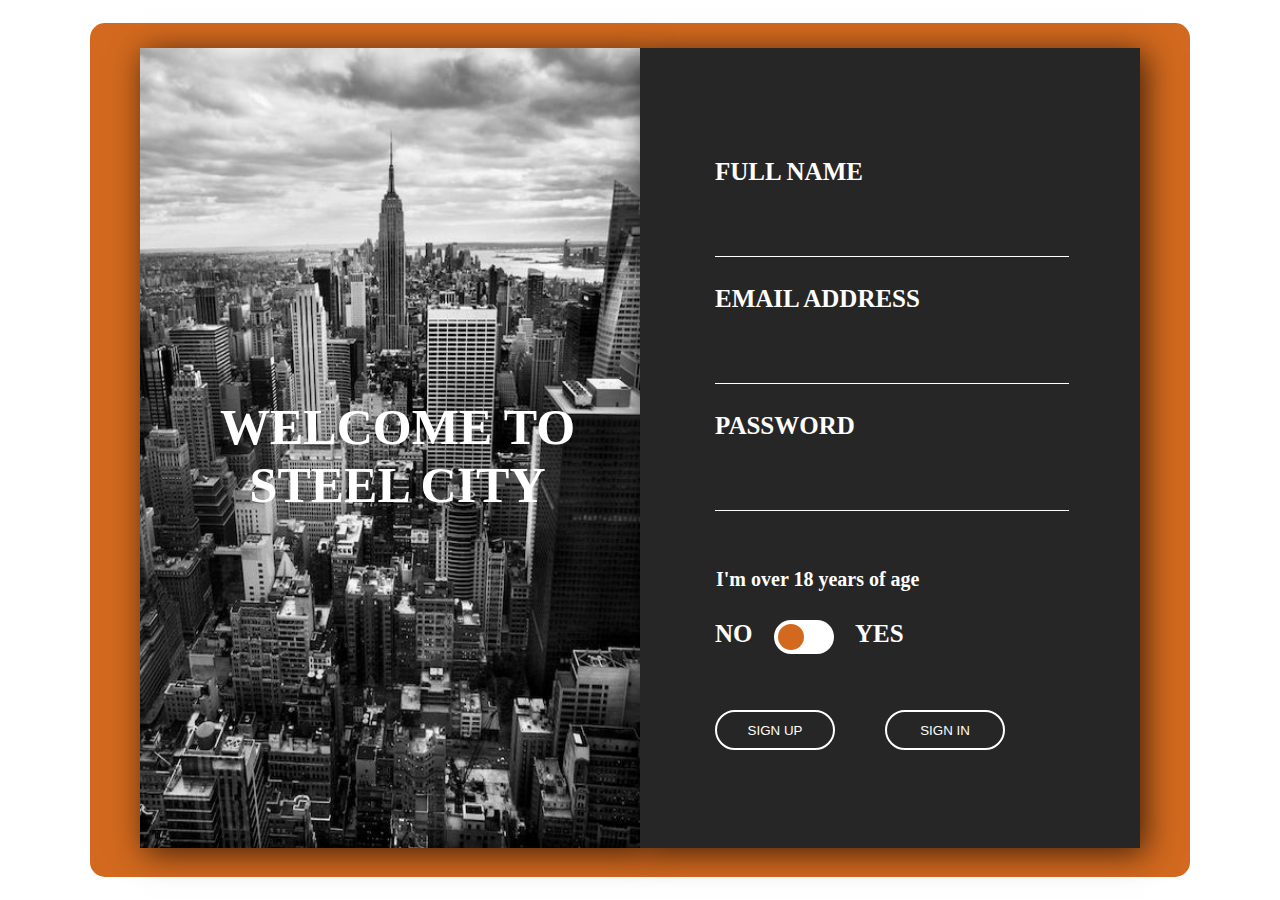
<file: index.html>
<!DOCTYPE html>
<html>
    <head>
        <title>My first task</title>
        <link rel="stylesheet" href="./css/style.css">
    </head>

    <body>
        <div class="container">
                
        <div> 
            <img src="../Assets/steelcity.jpg" alt="steelcompany">
            <div class="welcome">WELCOME TO<br> STEEL CITY</div>
        </div>

                    <div class="formdiv">
                       <form action="../Html/form.html">
                        <label for="fname">FULL NAME</label><br><br>
                        <input class="label" type="text" id="fname" name="fname"><br><br>

                        <label for="email">EMAIL ADDRESS</label><br><br>
                        <input class="label" type="email" id="email" name="email"><br><br>

                        <label for="password">PASSWORD</label><br><br>
                        <input class="label" type="password" id="password" name="password"><br><br><br>

                        <div class="wrapper">I'm over 18 years of age</div><br>

                        <span class="NO">NO</span>
                        <label class="switch">
                            <input type="checkbox">
                            <span class="slider round"></span>
                        </label>
                        <span class="YES">YES</span>
                        <br><br><br>
                        
                        <div class="submitdiv">
                        <input class="submit" type="submit" value="SIGN UP">
                        <input class="submit" type="submit" value="SIGN IN">
                        </div>
                       </form>
                    </div>
                   </div>
    </body>
</html>
</file>
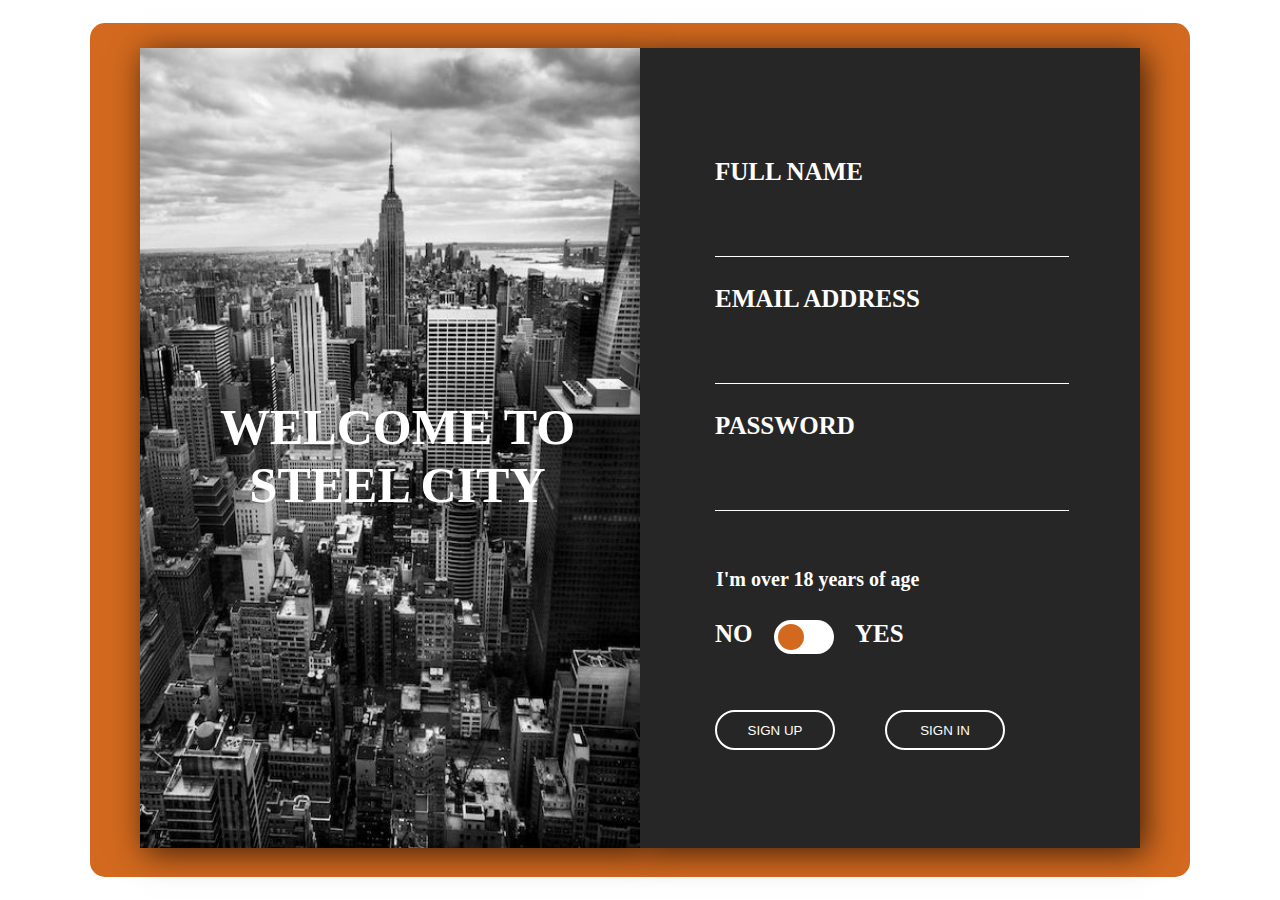
<file: Html/index.html>
<!DOCTYPE html>
<html>
    <head>
        <title>My first task</title>
        <link rel="stylesheet" href="../Css/task1.css">
    </head>

    <body>
        <div class="container">
                
        <div> 
            <img src="../Assets/steelcity.jpg" alt="steelcompany">
            <div class="welcome">WELCOME TO<br> STEEL CITY</div>
        </div>

                    <div class="formdiv">
                       <form action="../Html/form.html">
                        <label for="fname">FULL NAME</label><br><br>
                        <input class="label" type="text" id="fname" name="fname"><br><br>

                        <label for="email">EMAIL ADDRESS</label><br><br>
                        <input class="label" type="email" id="email" name="email"><br><br>

                        <label for="password">PASSWORD</label><br><br>
                        <input class="label" type="password" id="password" name="password"><br><br><br>

                        <div class="wrapper">I'm over 18 years of age</div><br>

                        <span class="NO">NO</span>
                        <label class="switch">
                            <input type="checkbox">
                            <span class="slider round"></span>
                        </label>
                        <span class="YES">YES</span>
                        <br><br><br>
                        
                        <div class="submitdiv">
                        <input class="submit" type="submit" value="SIGN UP">
                        <input class="submit" type="submit" value="SIGN IN">
                        </div>
                       </form>
                    </div>
                   </div>
    </body>
</html>
</file>
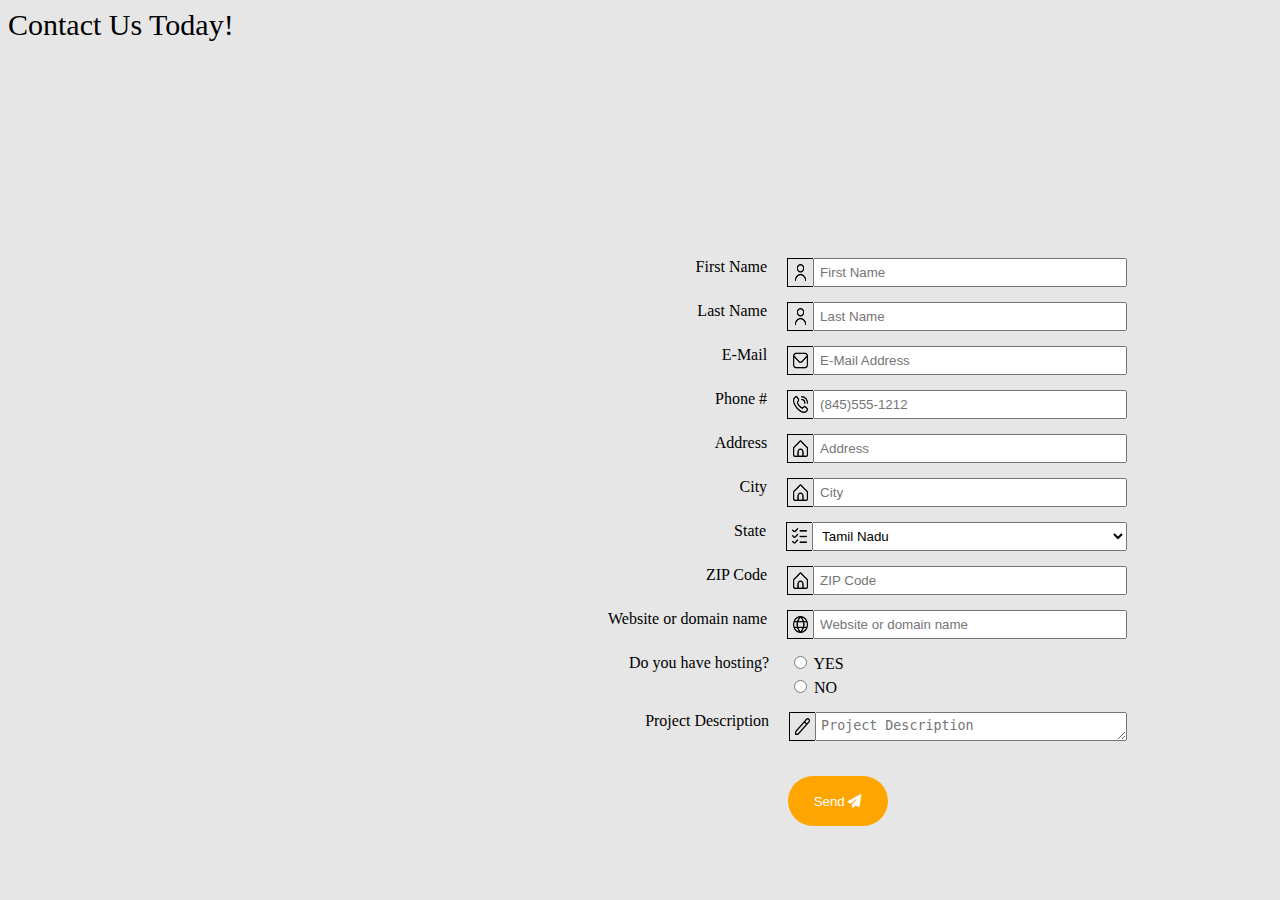
<file: form.html>
<!DOCTYPE html>
<head>
    <title>Form</title>
    <link rel="stylesheet" href="./css/form.css">
    <link rel="stylesheet" href="https://cdnjs.cloudflare.com/ajax/libs/font-awesome/6.5.1/css/all.min.css">
    <meta name="viewport" content="width=device-width, initial-scale=1.0">
</head>
<body>
    <div class="contact">Contact Us Today!</div>
    <div class="container">
        <form>
        <div class="formrow">
            <label for="firstname">First Name</label>
            <div class="formcol">
            <img src="../Assets/3917688.png">
            <input type="text" name="firstname" placeholder="First Name"></div>
        </div>

        <div class="formrow">
            <label for="lastname">Last Name</label>
            <div class="formcol">
            <img src="../Assets/3917688.png">
            <input type="text" name="lastname" placeholder="Last Name"></div>
        </div>

        <div class="formrow">
            <label for="email">E-Mail</label>
            <div class="formcol">
            <img src="../Assets/3916611.png">
            <input type="text" name="email" placeholder="E-Mail Address"></div>
        </div>

        <div class="formrow">    
            <label for="phoneno">Phone #</label>
            <div class="formcol">
            <img src="../Assets/5070407.png">
            <input type="tel" name="phoneno" placeholder="(845)555-1212"></div>
        </div>

        <div class="formrow">
            <label for="address">Address</label>
            <div class="formcol">
            <img src="../Assets/3917014.png">
            <input type="text" name="address" placeholder="Address"></div>
        </div>

        <div class="formrow">
            <label for="city">City</label>
            <div class="formcol">
            <img src="../Assets/3917014.png">
            <input type="text" name="city" placeholder="City"></div>
        </div>

        <div class="formrow">
            <label for="state">State</label>
            <div class="formcol">
            <img src="../Assets/3914392.png">
            <select id="state" name="state">
                <option value="tamilnadu">Tamil Nadu</option>
                <option value="kerala">Kerala</option>
                <option value="andhra">Andhra</option>
                <option value="kannadam">Kannadam</option>
            </select></div>
        </div>

        <div class="formrow">
            <label for="zipcode">ZIP Code</label>
            <div class="formcol">
            <img src="../Assets/3917014.png">
            <input type="text" name="zipcode" placeholder="ZIP Code"></div>
        </div>

        <div class="formrow">
            <label for="website">Website or domain name</label>
            <div class="formcol">
            <img src="../Assets/3917538.png">
            <input type="text" name="website" placeholder="Website or domain name"></div>
        </div>
    
        <div class="formrow desc">
            <label for="yesno">Do you have hosting?</label>
            <div class="butimg">
                <div class="radio">
                    <input type="radio" id="yes" name="yesno" value="yes">
                    <label for="yes">YES</label>
                </div>
                <div class="radio">
                    <input type="radio" id="no" name="yesno" value="no">
                    <label for="no">NO</label>
                </div>
            </div>
        </div>        

        <div class="formrow">
            <label class="description" for="description">Project Description</label>
            <div class="formcol">
            <img class="decimg" src="../Assets/3917376.png">
            <textarea id="description" name="description" placeholder="Project Description"></textarea></div>
        </div>
        
        <div class="click">
            <button>
                Send <i class="fa fa-paper-plane" aria-hidden="true"></i>
            </button>
        </div>
        
        
    </form>
    </div>
</body>
</file>
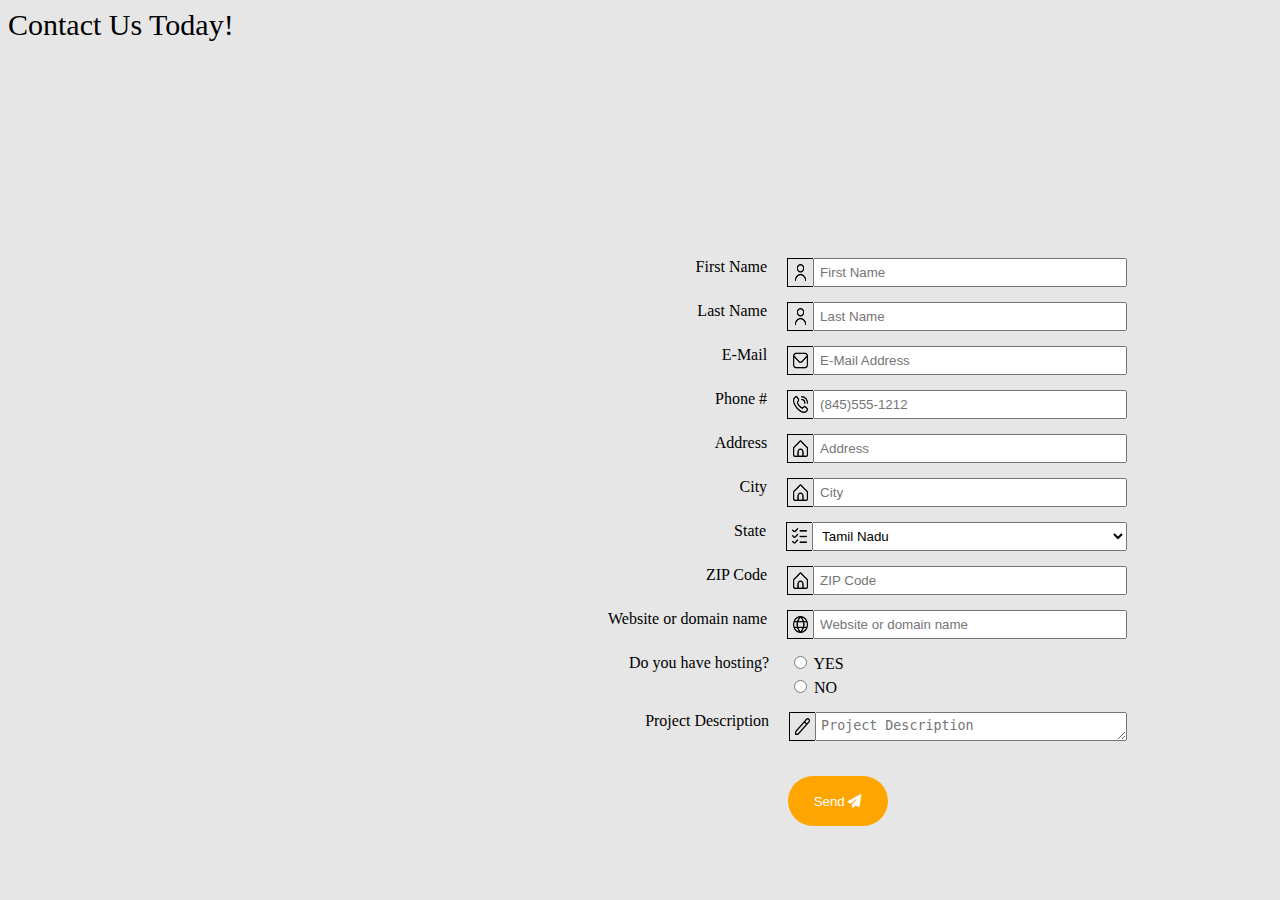
<file: Html/form.html>
<!DOCTYPE html>
<head>
    <title>Form</title>
    <link rel="stylesheet" href="../Css/form.css">
    <link rel="stylesheet" href="https://cdnjs.cloudflare.com/ajax/libs/font-awesome/6.5.1/css/all.min.css">
    <meta name="viewport" content="width=device-width, initial-scale=1.0">
</head>
<body>
    <div class="contact">Contact Us Today!</div>
    <div class="container">
        <form>
        <div class="formrow">
            <label for="firstname">First Name</label>
            <div class="formcol">
            <img src="../Assets/3917688.png">
            <input type="text" name="firstname" placeholder="First Name"></div>
        </div>

        <div class="formrow">
            <label for="lastname">Last Name</label>
            <div class="formcol">
            <img src="../Assets/3917688.png">
            <input type="text" name="lastname" placeholder="Last Name"></div>
        </div>

        <div class="formrow">
            <label for="email">E-Mail</label>
            <div class="formcol">
            <img src="../Assets/3916611.png">
            <input type="text" name="email" placeholder="E-Mail Address"></div>
        </div>

        <div class="formrow">    
            <label for="phoneno">Phone #</label>
            <div class="formcol">
            <img src="../Assets/5070407.png">
            <input type="tel" name="phoneno" placeholder="(845)555-1212"></div>
        </div>

        <div class="formrow">
            <label for="address">Address</label>
            <div class="formcol">
            <img src="../Assets/3917014.png">
            <input type="text" name="address" placeholder="Address"></div>
        </div>

        <div class="formrow">
            <label for="city">City</label>
            <div class="formcol">
            <img src="../Assets/3917014.png">
            <input type="text" name="city" placeholder="City"></div>
        </div>

        <div class="formrow">
            <label for="state">State</label>
            <div class="formcol">
            <img src="../Assets/3914392.png">
            <select id="state" name="state">
                <option value="tamilnadu">Tamil Nadu</option>
                <option value="kerala">Kerala</option>
                <option value="andhra">Andhra</option>
                <option value="kannadam">Kannadam</option>
            </select></div>
        </div>

        <div class="formrow">
            <label for="zipcode">ZIP Code</label>
            <div class="formcol">
            <img src="../Assets/3917014.png">
            <input type="text" name="zipcode" placeholder="ZIP Code"></div>
        </div>

        <div class="formrow">
            <label for="website">Website or domain name</label>
            <div class="formcol">
            <img src="../Assets/3917538.png">
            <input type="text" name="website" placeholder="Website or domain name"></div>
        </div>
    
        <div class="formrow desc">
            <label for="yesno">Do you have hosting?</label>
            <div class="butimg">
                <div class="radio">
                    <input type="radio" id="yes" name="yesno" value="yes">
                    <label for="yes">YES</label>
                </div>
                <div class="radio">
                    <input type="radio" id="no" name="yesno" value="no">
                    <label for="no">NO</label>
                </div>
            </div>
        </div>        

        <div class="formrow">
            <label class="description" for="description">Project Description</label>
            <div class="formcol">
            <img class="decimg" src="../Assets/3917376.png">
            <textarea id="description" name="description" placeholder="Project Description"></textarea></div>
        </div>
        
        <div class="click">
            <button>
                Send <i class="fa fa-paper-plane" aria-hidden="true"></i>
            </button>
        </div>
        
        
    </form>
    </div>
</body>
</file>
<file: css/style.css>
body {
    display: flex;
    align-items: center;
    justify-content: center;
    height: 100vh;
    margin: 0;
}

.container{
    position: relative;
    display:flex;
    background-color: #D2691E;
    max-width:1000px;
    max-height:1000px;
    padding:25px 50px;
    border-radius: 15px;
}

img{
    height:800px;
    width:500px;
    box-shadow: 5px 5px 30px rgba(0, 0, 0, 0.7);
}

.formdiv{
    background-color:#262626;
    color:white;
    height:800px;
    width:500px;
    box-shadow: 5px 5px 30px rgba(0, 0, 0, 0.7);
}

.welcome{
    position: absolute;
    top: 375px;
    left:130px;
    color:white;
    font-size: 50px;
    font-weight:bolder;
    text-align: center;
    
}


.label{
    background-color: transparent;
    border: none;
    border-bottom: 1px solid white;
    width:350px;
    height: 40px;
    color: white;
    font-size: 35px;

} 
.label::after{
    border: none;
    border-bottom: 1px solid white;
}
form{
    padding: 110px 110px 110px 75px;
    font-size: 25px;
    font-weight: bolder;
}

.wrapper{
    font-size:20px;
    padding:1px;
}
.switch {
    position: relative;
    display: inline-block;
    width: 60px;
    height: 34px;
  }
  
  .switch input { 
    opacity: 0;
    width: 0;
    height: 0;
  }
  
  .slider {
    position: absolute;
    cursor: pointer;
    top: 0;
    left: 0;
    right: 0;
    bottom: 0;
    background-color:white;
    -webkit-transition: .4s;
    transition: .4s;
  }
  
  .slider:before {
    position: absolute;
    content: "";
    height: 26px;
    width: 26px;
    left: 4px;
    bottom: 4px;
    background-color: #D2691E;
    -webkit-transition: .4s;
    transition: .4s;
  }
  
  input:checked + .slider {
    background-color:white;
  }
  
  input:focus + .slider {
    box-shadow: 0 0 1px white;
  }
  
  input:checked + .slider:before {
    -webkit-transform: translateX(26px);
    -ms-transform: translateX(26px);
    transform: translateX(26px);
  }
  
  /* Rounded sliders */
  .slider.round {
    border-radius: 34px;
  }
  
  .slider.round:before {
    border-radius: 50%;
    background-color: #D2691E;
  }

  .submit{
    border: 2px solid white;
    background-color: #262626;
    color:white;
    border-radius: 20px;
    width: 120px;
    height:40px;
    cursor: pointer;
    
  }

  .NO{
    padding:0px 15px 0px 0px;
  }


  .YES{
    padding:0px 2px 0px 15px;
  }

  .submitdiv{
    display: flex;
    gap: 50px;
  }
</file>
<file: Css/task1.css>
body {
    display: flex;
    align-items: center;
    justify-content: center;
    height: 100vh;
    margin: 0;
}

.container{
    position: relative;
    display:flex;
    background-color: #D2691E;
    max-width:1000px;
    max-height:1000px;
    padding:25px 50px;
    border-radius: 15px;
}

img{
    height:800px;
    width:500px;
    box-shadow: 5px 5px 30px rgba(0, 0, 0, 0.7);
}

.formdiv{
    background-color:#262626;
    color:white;
    height:800px;
    width:500px;
    box-shadow: 5px 5px 30px rgba(0, 0, 0, 0.7);
}

.welcome{
    position: absolute;
    top: 375px;
    left:130px;
    color:white;
    font-size: 50px;
    font-weight:bolder;
    text-align: center;
    
}


.label{
    background-color: transparent;
    border: none;
    border-bottom: 1px solid white;
    width:350px;
    height: 40px;
    color: white;
    font-size: 35px;

} 
.label::after{
    border: none;
    border-bottom: 1px solid white;
}
form{
    padding: 110px 110px 110px 75px;
    font-size: 25px;
    font-weight: bolder;
}

.wrapper{
    font-size:20px;
    padding:1px;
}
.switch {
    position: relative;
    display: inline-block;
    width: 60px;
    height: 34px;
  }
  
  .switch input { 
    opacity: 0;
    width: 0;
    height: 0;
  }
  
  .slider {
    position: absolute;
    cursor: pointer;
    top: 0;
    left: 0;
    right: 0;
    bottom: 0;
    background-color:white;
    -webkit-transition: .4s;
    transition: .4s;
  }
  
  .slider:before {
    position: absolute;
    content: "";
    height: 26px;
    width: 26px;
    left: 4px;
    bottom: 4px;
    background-color: #D2691E;
    -webkit-transition: .4s;
    transition: .4s;
  }
  
  input:checked + .slider {
    background-color:white;
  }
  
  input:focus + .slider {
    box-shadow: 0 0 1px white;
  }
  
  input:checked + .slider:before {
    -webkit-transform: translateX(26px);
    -ms-transform: translateX(26px);
    transform: translateX(26px);
  }
  
  /* Rounded sliders */
  .slider.round {
    border-radius: 34px;
  }
  
  .slider.round:before {
    border-radius: 50%;
    background-color: #D2691E;
  }

  .submit{
    border: 2px solid white;
    background-color: #262626;
    color:white;
    border-radius: 20px;
    width: 120px;
    height:40px;
    cursor: pointer;
    
  }

  .NO{
    padding:0px 15px 0px 0px;
  }


  .YES{
    padding:0px 2px 0px 15px;
  }

  .submitdiv{
    display: flex;
    gap: 50px;
  }
</file>
<file: css/form.css>
body{
    position:relative;
    background: #e6e6e6;

}

.contact{
    font-size: 30px;
}

.container{
    position: absolute;
    top:250px;
    left:600px;
   
    
}
form{
    flex-direction: column;
    display: flex;
    gap:15px;
}
input[type=text]{
    width:300px;
    padding: 5px;
}

input[type=tel]{
    width:300px;
    padding: 5px; 
}


.formrow{
    display: flex;
    gap: 20px;
    align-items: left;
    justify-content: right;
    

}

select{
    width:315px;
    padding: 5px;  
}

textarea{
    width:300px;
    padding: 5px;
    height: 17px;
}


.click button{
    height:50px;
    width:100px;
    background-color: #ffa500;
    color: white;
    border-radius: 30px;
    border:none;
    margin-top: 20px;
    margin-left: -60px;
    cursor: pointer;
}

img{
    height: 17px;
    width:15px;
    border: 1px solid black;
    padding:5px;
    border-right: none;
    
}

.formcol{
    display:flex;
    align-items: end;

}

/* .decimg{
    height:45px;
} */

.butimg {
    display: flex;
    flex-direction: column;
    gap: 5px;
}

.radio input[type="radio"] {
    margin-top: 2px;
}

.desc{
    justify-content: flex-start;
    margin-left: 21px;
}

.click{
    display: flex;
    justify-content: center;
}

@media only screen and (max-width: 1024px) {
    .container {
    top:150px;    
    left: 200px;}

    }

 @media only screen and (max-width: 768px) {
    .container {
            
    left: 100px;}
    
    }

    @media only screen and (max-width: 425px) {
        .container {
                
        left:0px;
        top:150px;
        width:407px;
        padding:20px;
}

        input[type=text]{
            width:175px;
            padding: 5px;
        }
        
        input[type=tel]{
            width:175px;
            padding: 5px; 
        }

        select{
            width:190px;
            padding: 5px;  
        }

        textarea{
            width:178px;
            padding: 5px;
            height: 17px;
        }


        


    }
</file>
<file: Css/form.css>
body{
    position:relative;
    background: #e6e6e6;

}

.contact{
    font-size: 30px;
}

.container{
    position: absolute;
    top:250px;
    left:600px;
   
    
}
form{
    flex-direction: column;
    display: flex;
    gap:15px;
}
input[type=text]{
    width:300px;
    padding: 5px;
}

input[type=tel]{
    width:300px;
    padding: 5px; 
}


.formrow{
    display: flex;
    gap: 20px;
    align-items: left;
    justify-content: right;
    

}

select{
    width:315px;
    padding: 5px;  
}

textarea{
    width:300px;
    padding: 5px;
    height: 17px;
}


.click button{
    height:50px;
    width:100px;
    background-color: #ffa500;
    color: white;
    border-radius: 30px;
    border:none;
    margin-top: 20px;
    margin-left: -60px;
    cursor: pointer;
}

img{
    height: 17px;
    width:15px;
    border: 1px solid black;
    padding:5px;
    border-right: none;
    
}

.formcol{
    display:flex;
    align-items: end;

}

/* .decimg{
    height:45px;
} */

.butimg {
    display: flex;
    flex-direction: column;
    gap: 5px;
}

.radio input[type="radio"] {
    margin-top: 2px;
}

.desc{
    justify-content: flex-start;
    margin-left: 21px;
}

.click{
    display: flex;
    justify-content: center;
}

@media only screen and (max-width: 1024px) {
    .container {
    top:150px;    
    left: 200px;}

    }

 @media only screen and (max-width: 768px) {
    .container {
            
    left: 100px;}
    
    }

    @media only screen and (max-width: 425px) {
        .container {
                
        left:0px;
        top:150px;
        width:407px;
        padding:20px;
}

        input[type=text]{
            width:175px;
            padding: 5px;
        }
        
        input[type=tel]{
            width:175px;
            padding: 5px; 
        }

        select{
            width:190px;
            padding: 5px;  
        }

        textarea{
            width:178px;
            padding: 5px;
            height: 17px;
        }


        


    }
</file>
